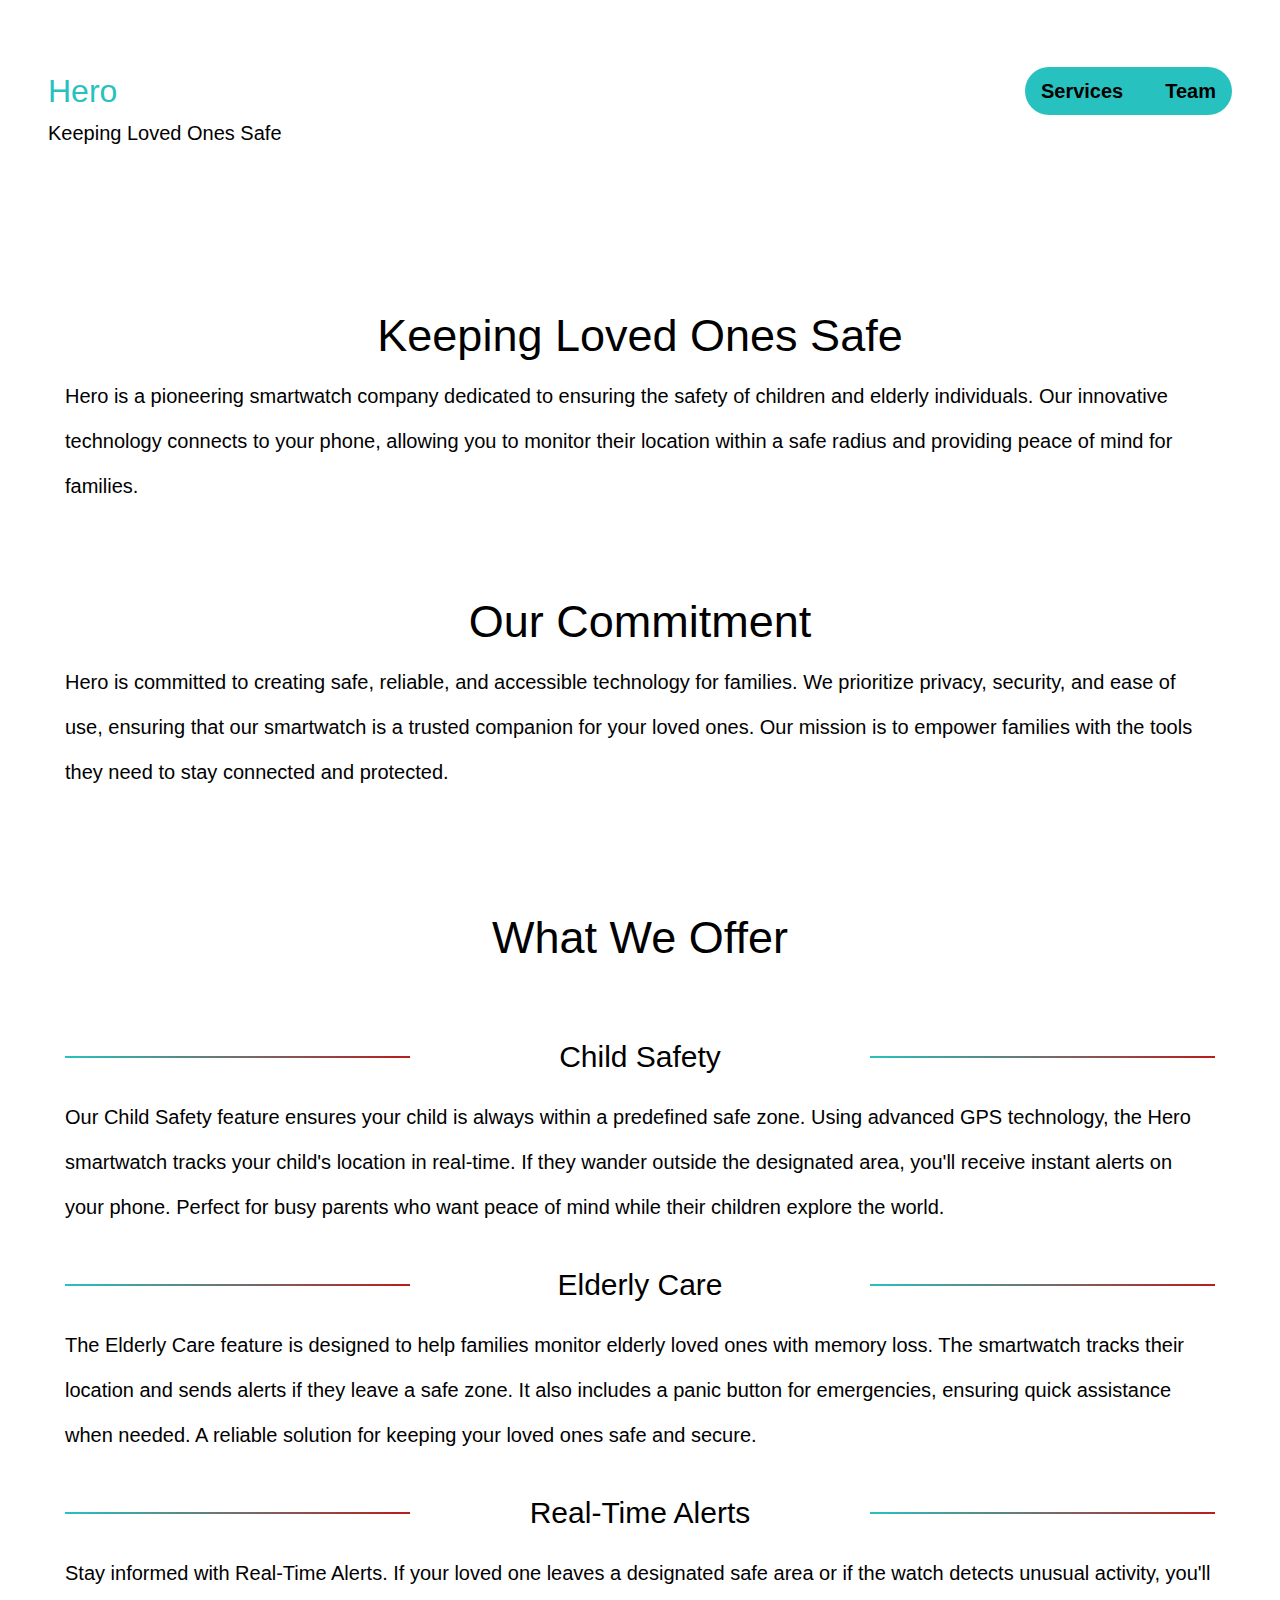
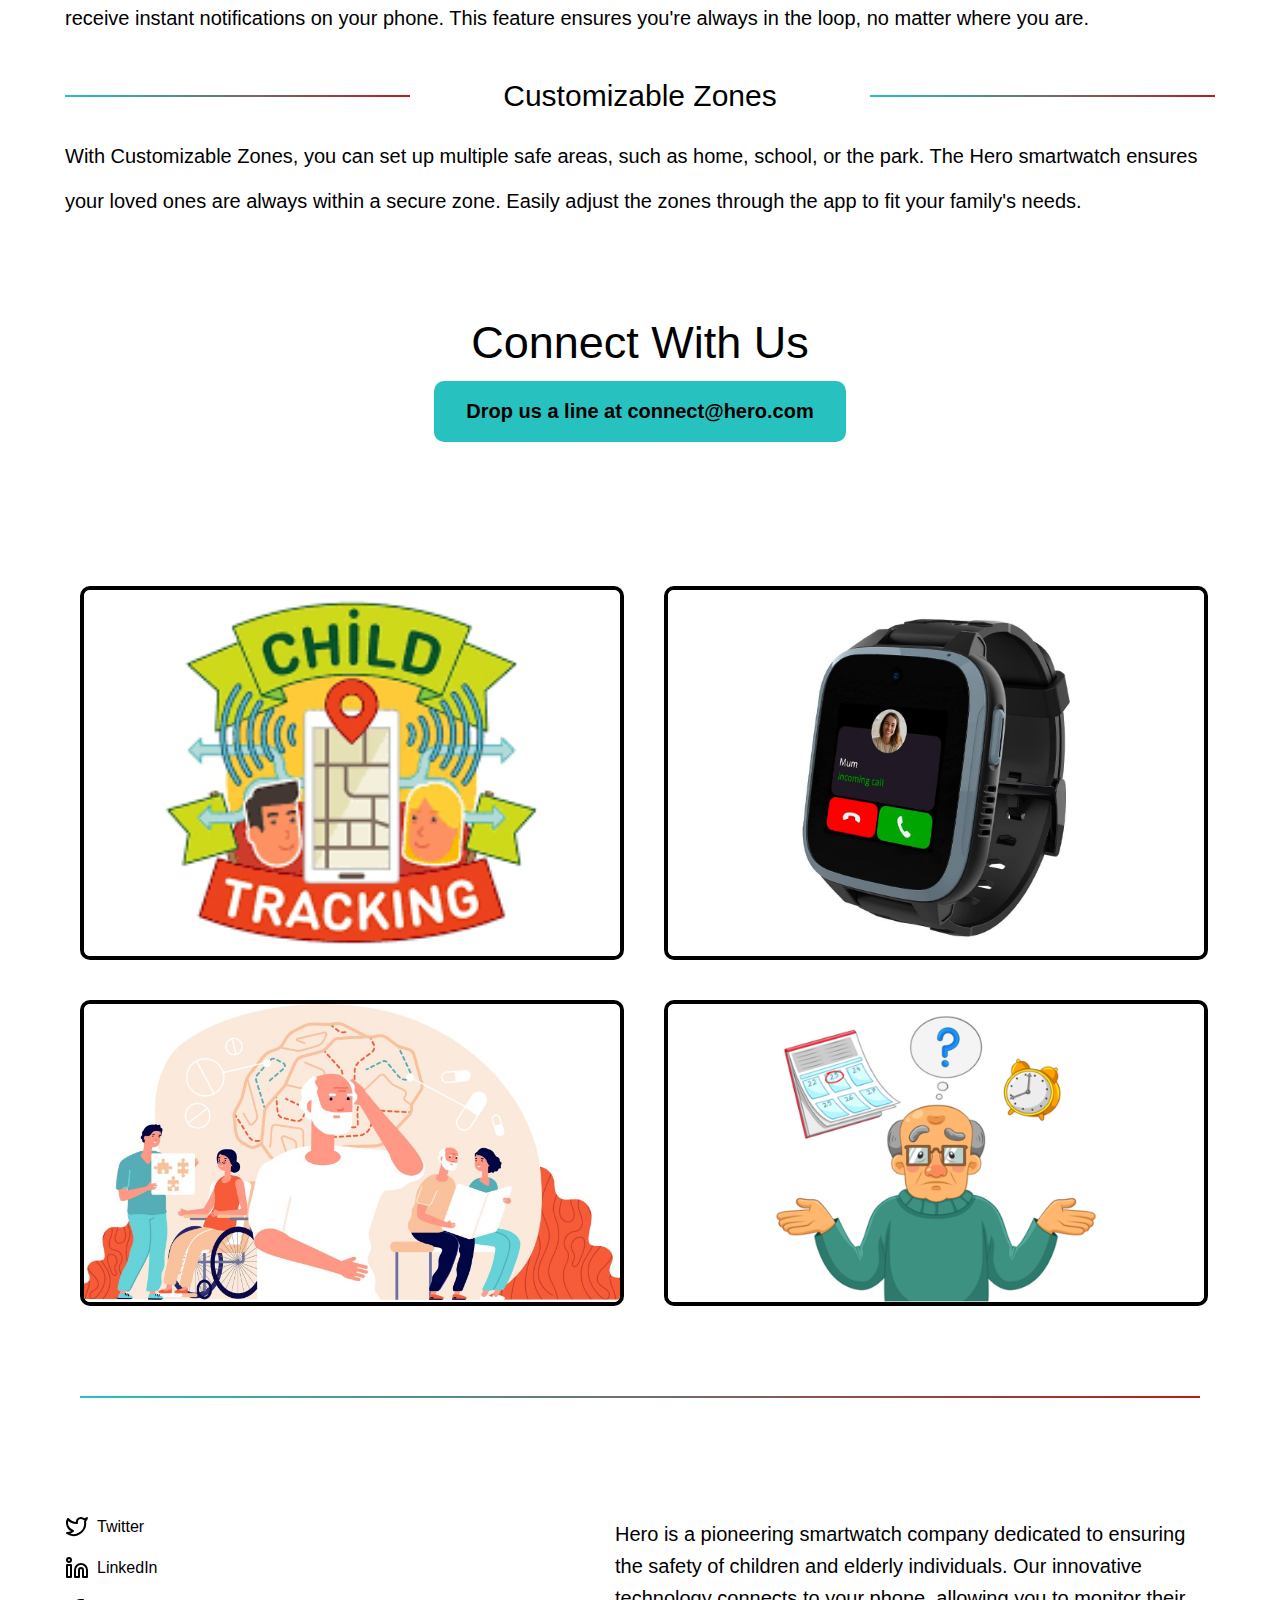
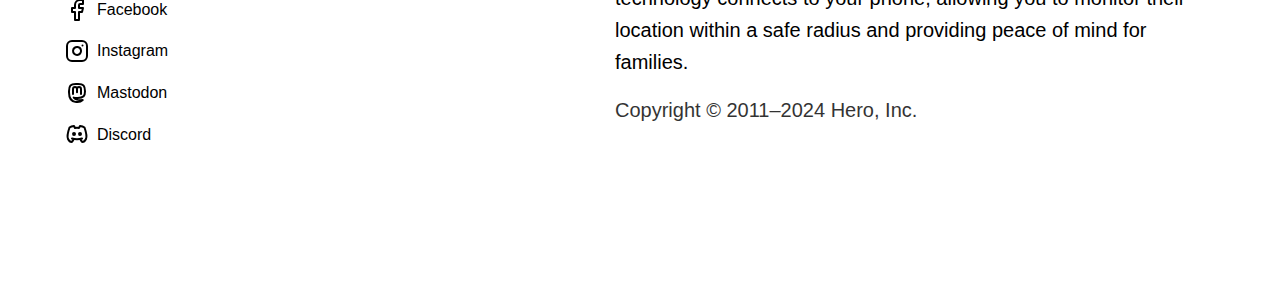
<file: 01-content-presentation/index.html>
<!doctype html>
<html lang="en">
  <head>
    <title>Hero - Keeping Loved Ones Safe</title>
    <meta charset="UTF-8" />
    <meta name="viewport" content="width=device-width, initial-scale=1.0" />
    <link rel="stylesheet" href="styles/global.css" />
  </head>
  <body>
    <header>
      <div class="title-container">
        <h1><a href="index.html" class="active">Hero</a></h1>
        <p class="subtitle">Keeping Loved Ones Safe</p>
      </div>
        <ul>
          <div class="custom-bin">
            <li><a href="services.html">Services</a></li>
            <li><a href="team.html">Team</a></li>
          </div>
        </ul>
      </nav>
    </header> 
    <main>
      <section class="hero-section">
        <h2>Keeping Loved Ones Safe</h2>
        <p>Hero is a pioneering smartwatch company dedicated to ensuring the safety of children and elderly individuals. Our innovative technology connects to your phone, allowing you to monitor their location within a safe radius and providing peace of mind for families.</p>
      </section>
      <section class="commitment">
        <h2>Our Commitment</h2>
        <p>Hero is committed to creating safe, reliable, and accessible technology for families. We prioritize privacy, security, and ease of use, ensuring that our smartwatch is a trusted companion for your loved ones. Our mission is to empower families with the tools they need to stay connected and protected.</p>
      </section>
      <section class="services-overview">
        <h2>What We Offer</h2>
        <div class="services-grid">
          <div class="service">
            <h3><span class="gradient-heading">Child Safety</span></h3>
            <p>
              Our Child Safety feature ensures your child is always within a predefined safe zone. 
              Using advanced GPS technology, the Hero smartwatch tracks your child's location in real-time. 
              If they wander outside the designated area, you'll receive instant alerts on your phone. 
              Perfect for busy parents who want peace of mind while their children explore the world.
            </p>
          </div>
          <div class="service">
            <h3><span class="gradient-heading">Elderly Care</span></h3>
            <p>
              The Elderly Care feature is designed to help families monitor elderly loved ones with memory loss. 
              The smartwatch tracks their location and sends alerts if they leave a safe zone. 
              It also includes a panic button for emergencies, ensuring quick assistance when needed. 
              A reliable solution for keeping your loved ones safe and secure.
            </p>
          </div>
          <div class="service">
            <h3><span class="gradient-heading"> Real-Time Alerts</span></h3>
            <p>
              Stay informed with Real-Time Alerts. If your loved one leaves a designated safe area or if the watch detects unusual activity, 
              you'll receive instant notifications on your phone. This feature ensures you're always in the loop, 
              no matter where you are.
            </p>
          </div>
          <div class="service">
            <h3><span class="gradient-heading">Customizable Zones</span></h3>
            <p>
              With Customizable Zones, you can set up multiple safe areas, such as home, school, or the park. 
              The Hero smartwatch ensures your loved ones are always within a secure zone. 
              Easily adjust the zones through the app to fit your family's needs.
            </p>
          </div>
        </div>
      </section>
      <section class="connect">
            <h2>Connect With Us</h2>
            <div class="email-box">
              Drop us a line at <a href="mailto:connect@hero.com">connect@hero.com</a>
            </div>
              <!-- Add a container for pictures -->
            <div class="image-gallery">
                <img src="media/gallery/1.png" alt="Image 1 Description" />
                <img src="media/gallery/2.jpg" alt="Image 2 Description" />
                <img src="media/gallery/3.jpg" alt="Image 3 Description" />
                <img src="media/gallery/4.png" alt="Image 4 Description" />

  </div>
      </section>
    </main>
    <footer>
        <div class="footer-content">
          <ul class="social-links">
            <li>
              <a href="https://twitter.com" aria-label="Twitter">
                <img src="media/icons/twitter.svg" alt="Twitter" />
                Twitter
              </a>
            </li>
            <li>
              <a href="https://linkedin.com" aria-label="LinkedIn">
                <img src="media/icons/linkedin.svg" alt="LinkedIn" />
                LinkedIn
              </a>
            </li>
            <li>
              <a href="https://facebook.com" aria-label="Facebook">
                <img src="media/icons/facebook.svg" alt="Facebook" />
                Facebook
              </a>
            </li>
            <li>
              <a href="https://instagram.com" aria-label="Instagram">
                <img src="media/icons/instagram.svg" alt="Instagram" />
                Instagram
              </a>
            </li>
            <li>
              <a href="https://mastodon.com" aria-label="Mastodon">
                <img src="media/icons/mastodon.svg" alt="Mastodon" />
                Mastodon
              </a>
            </li>
            <li>
              <a href="https://discord.com" aria-label="Discord">
                <img src="media/icons/discord.svg" alt="Discord" />
                Discord
              </a>
            </li>
          </ul>
          <div class="footer-text">
            <p>
              Hero is a pioneering smartwatch company dedicated to ensuring the safety of children and elderly individuals. 
              Our innovative technology connects to your phone, allowing you to monitor their location within a safe radius 
              and providing peace of mind for families.
            </p>
            <p class="copyright">
              Copyright © 2011–2024 Hero, Inc.
            </p>
          </div>
        </div>
      </footer>
  </body>
</html>
</file>
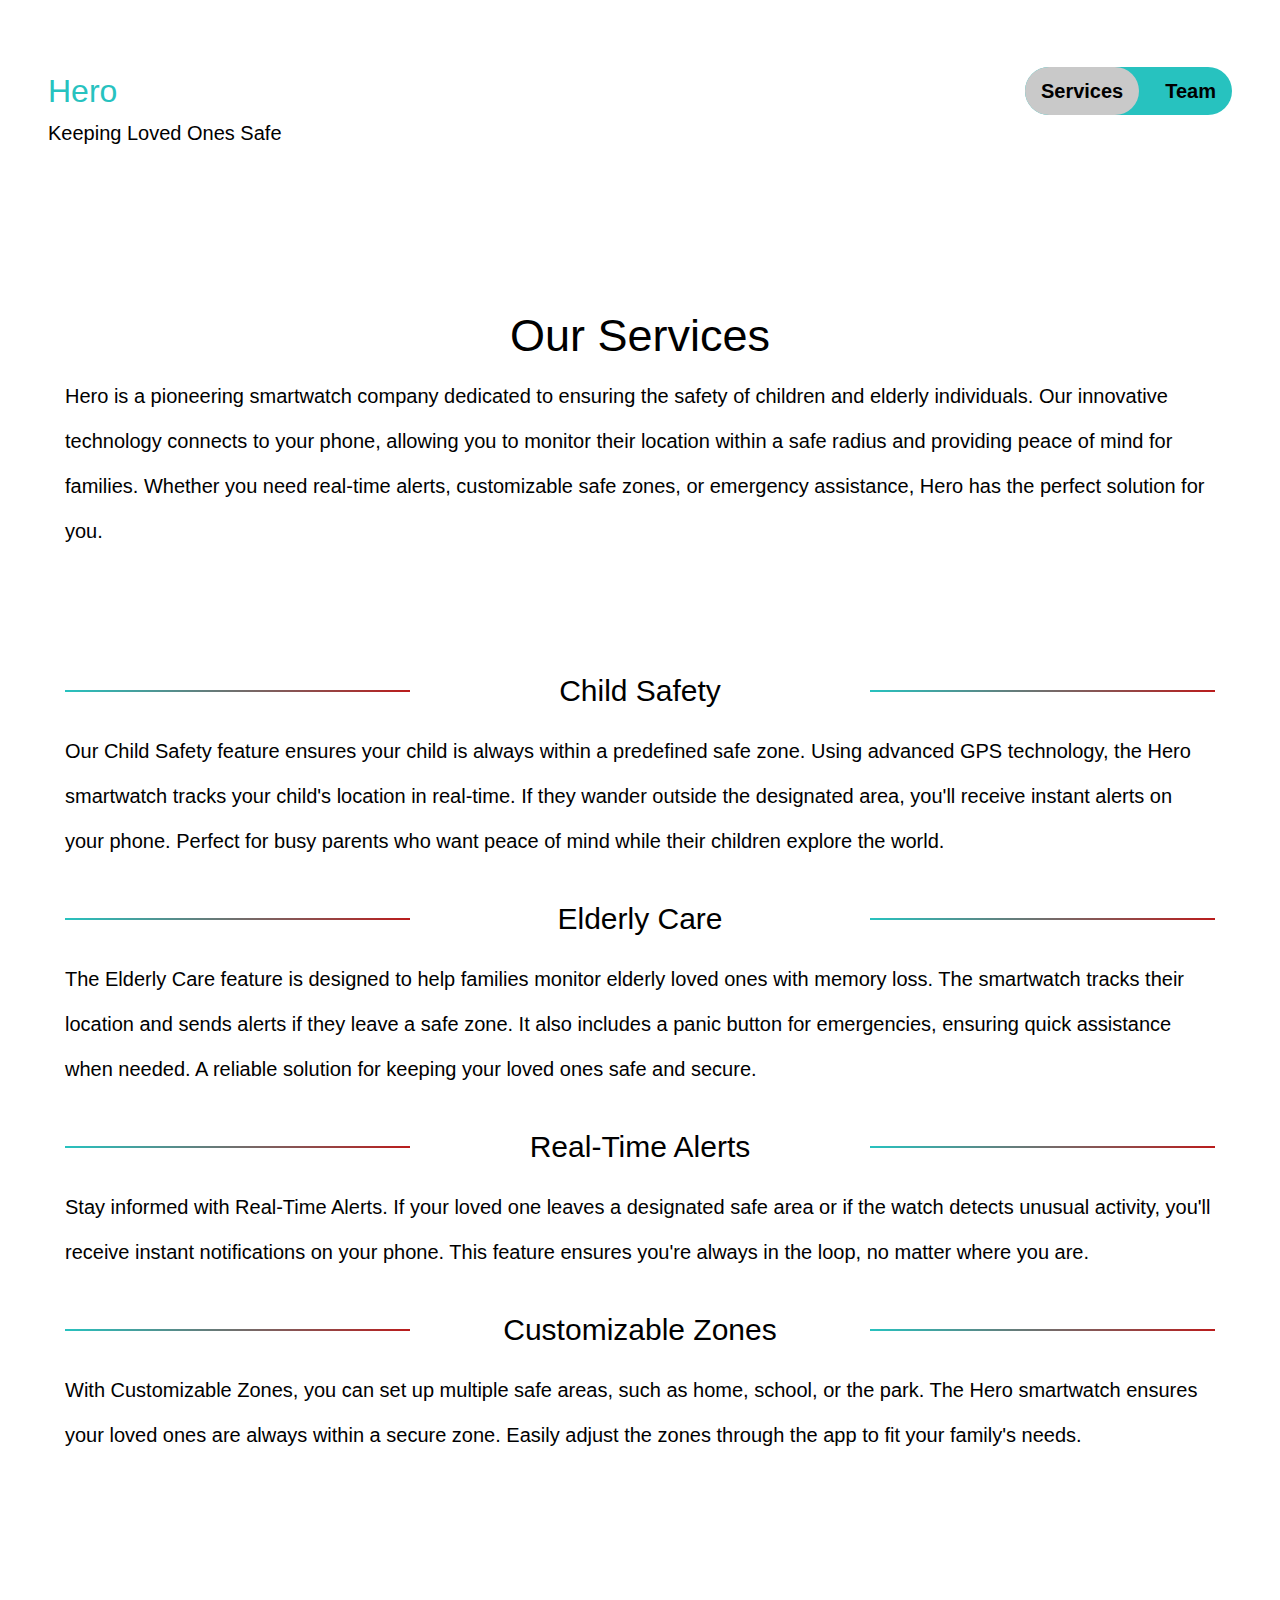
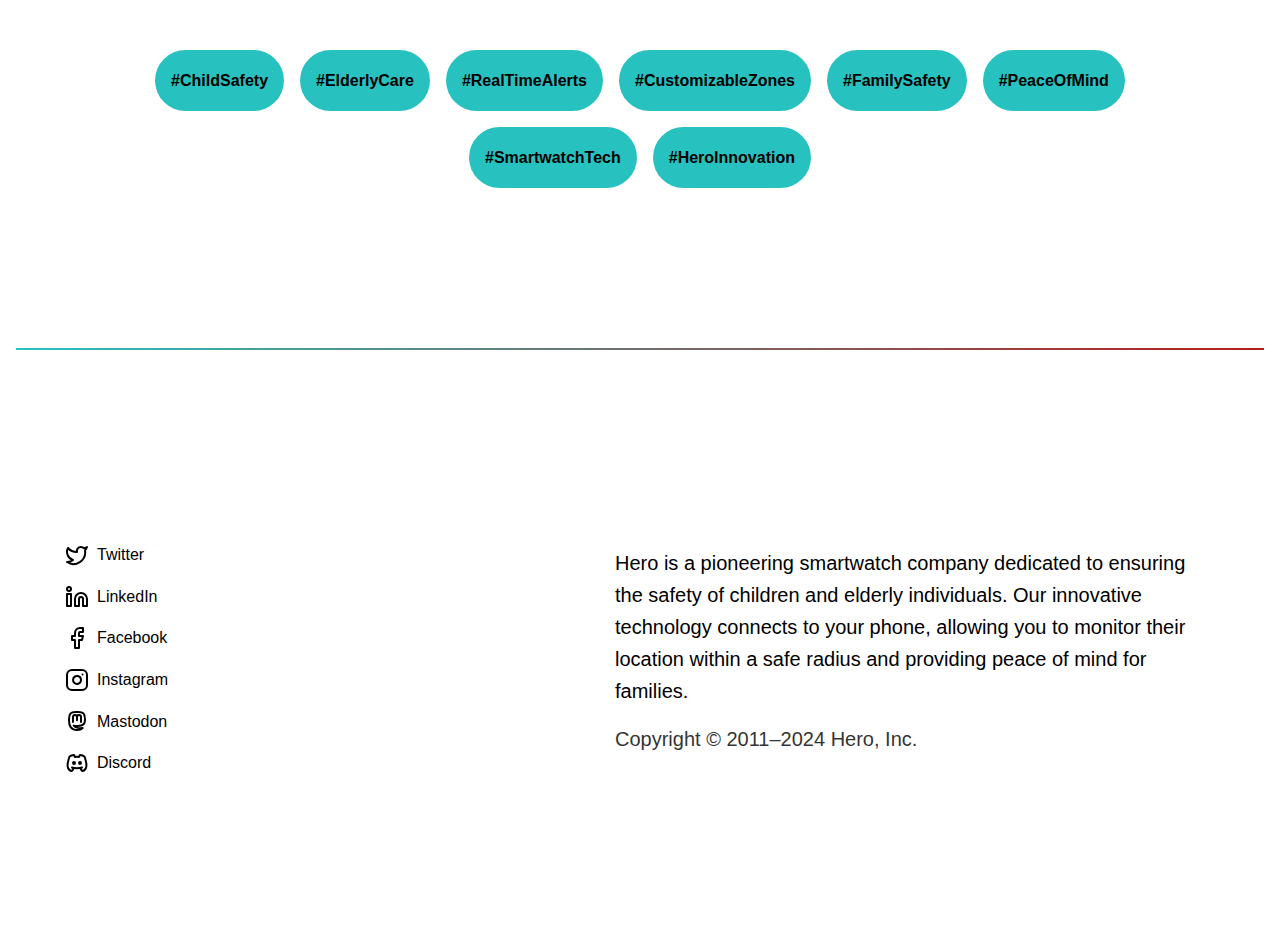
<file: 01-content-presentation/services.html>
<!doctype html>
<html lang="en">
  <head>
    <title>Hero - Our Services</title>
    <meta charset="UTF-8" />
    <meta name="viewport" content="width=device-width, initial-scale=1.0" />
    <link rel="stylesheet" href="styles/global.css" />
  </head>
  <body>
    <header>
      <div class="title-container">
        <h1><a href="index.html" class="active">Hero</a></h1>
        <p class="subtitle">Keeping Loved Ones Safe</p>
      </div>
        <ul>
          <div class="custom-bin">
            <li class="grey"><a href="services.html">Services</a></li>
            <li><a href="team.html">Team</a></li>
          </div>
        </ul>
      </nav>
    </header>
    <main>
      <section class="hero-section">
        <h2>Our Services</h2>
        <p>
          Hero is a pioneering smartwatch company dedicated to ensuring the safety of children and elderly individuals. 
          Our innovative technology connects to your phone, allowing you to monitor their location within a safe radius 
          and providing peace of mind for families. Whether you need real-time alerts, customizable safe zones, or 
          emergency assistance, Hero has the perfect solution for you.
        </p>
      </section>

      <section class="services-overview">
        <div class="services-grid">
          <div class="service">
            <h3><span class="gradient-heading">Child Safety</span></h3>
            <p>
              Our Child Safety feature ensures your child is always within a predefined safe zone. 
              Using advanced GPS technology, the Hero smartwatch tracks your child's location in real-time. 
              If they wander outside the designated area, you'll receive instant alerts on your phone. 
              Perfect for busy parents who want peace of mind while their children explore the world.
            </p>
          </div>
          <div class="service">
            <h3><span class="gradient-heading">Elderly Care</span></h3>
            <p>
              The Elderly Care feature is designed to help families monitor elderly loved ones with memory loss. 
              The smartwatch tracks their location and sends alerts if they leave a safe zone. 
              It also includes a panic button for emergencies, ensuring quick assistance when needed. 
              A reliable solution for keeping your loved ones safe and secure.
            </p>
          </div>
          <div class="service">
            <h3><span class="gradient-heading">Real-Time Alerts</span></h3>
            <p>
              Stay informed with Real-Time Alerts. If your loved one leaves a designated safe area or if the watch detects unusual activity, 
              you'll receive instant notifications on your phone. This feature ensures you're always in the loop, 
              no matter where you are.
            </p>
          </div>
          <div class="service">
            <h3><span class="gradient-heading">Customizable Zones</span></h3>
            <p>
              With Customizable Zones, you can set up multiple safe areas, such as home, school, or the park. 
              The Hero smartwatch ensures your loved ones are always within a secure zone. 
              Easily adjust the zones through the app to fit your family's needs.
            </p>
          </div>
        </div>
      </section>

      <!-- Hashtags Section -->
      <section class="hashtags-section">
        <div class="hashtags-container">
          <div class="hashtag-box">#ChildSafety</div>
          <div class="hashtag-box">#ElderlyCare</div>
          <div class="hashtag-box">#RealTimeAlerts</div>
          <div class="hashtag-box">#CustomizableZones</div>
          <div class="hashtag-box">#FamilySafety</div>
          <div class="hashtag-box">#PeaceOfMind</div>
          <div class="hashtag-box">#SmartwatchTech</div>
          <div class="hashtag-box">#HeroInnovation</div>
        </div>
      </section>

      <!-- Linear Gradient Divider -->
      <div class="gradient-divider"></div>

    </main>

    <footer>
      <div class="footer-content">
        <ul class="social-links">
          <li>
            <a href="https://twitter.com" aria-label="Twitter">
              <img src="media/icons/twitter.svg" alt="Twitter" />
              Twitter
            </a>
          </li>
          <li>
            <a href="https://linkedin.com" aria-label="LinkedIn">
              <img src="media/icons/linkedin.svg" alt="LinkedIn" />
              LinkedIn
            </a>
          </li>
          <li>
            <a href="https://facebook.com" aria-label="Facebook">
              <img src="media/icons/facebook.svg" alt="Facebook" />
              Facebook
            </a>
          </li>
          <li>
            <a href="https://instagram.com" aria-label="Instagram">
              <img src="media/icons/instagram.svg" alt="Instagram" />
              Instagram
            </a>
          </li>
          <li>
            <a href="https://mastodon.com" aria-label="Mastodon">
              <img src="media/icons/mastodon.svg" alt="Mastodon" />
              Mastodon
            </a>
          </li>
          <li>
            <a href="https://discord.com" aria-label="Discord">
              <img src="media/icons/discord.svg" alt="Discord" />
              Discord
            </a>
          </li>
        </ul>
        <div class="footer-text">
          <p>
            Hero is a pioneering smartwatch company dedicated to ensuring the safety of children and elderly individuals. 
            Our innovative technology connects to your phone, allowing you to monitor their location within a safe radius 
            and providing peace of mind for families.
          </p>
          <p class="copyright">
            Copyright © 2011–2024 Hero, Inc.
          </p>
        </div>
      </div>
    </footer>
  </body>
</html>
</file>
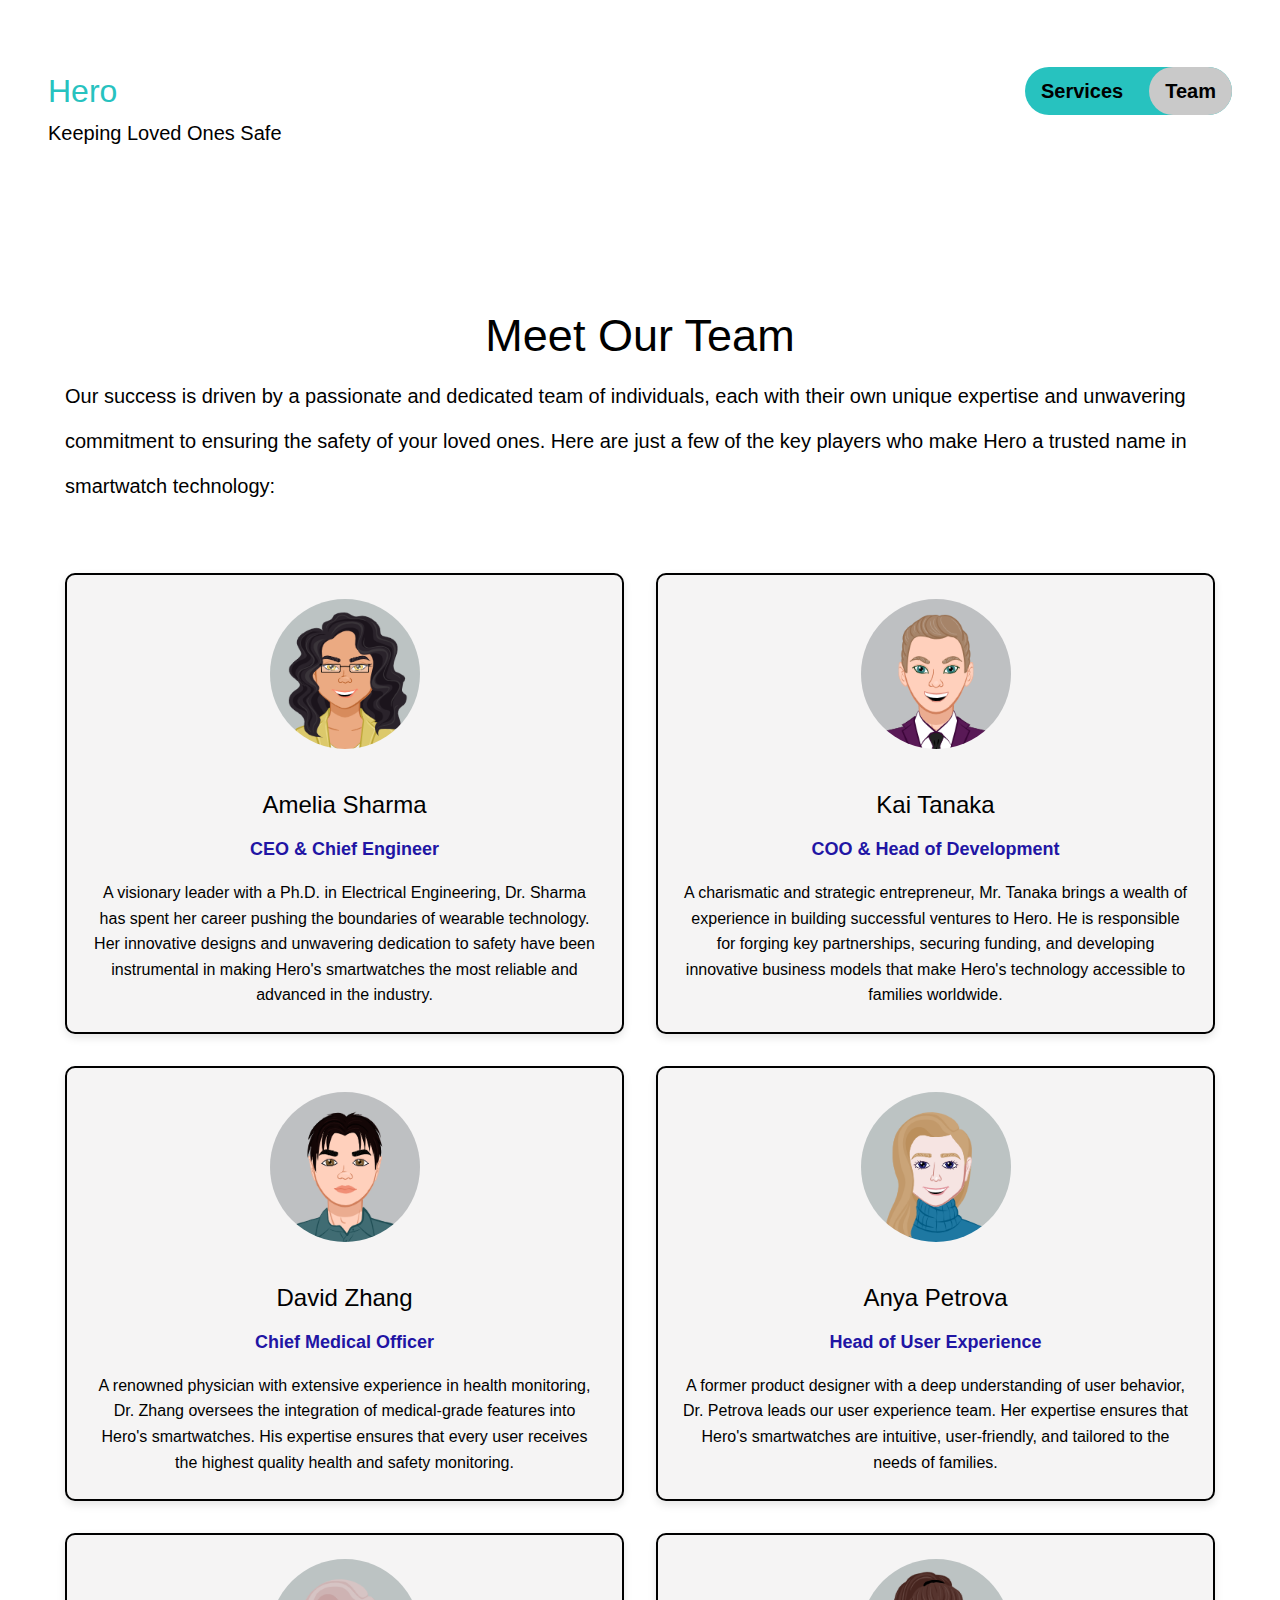
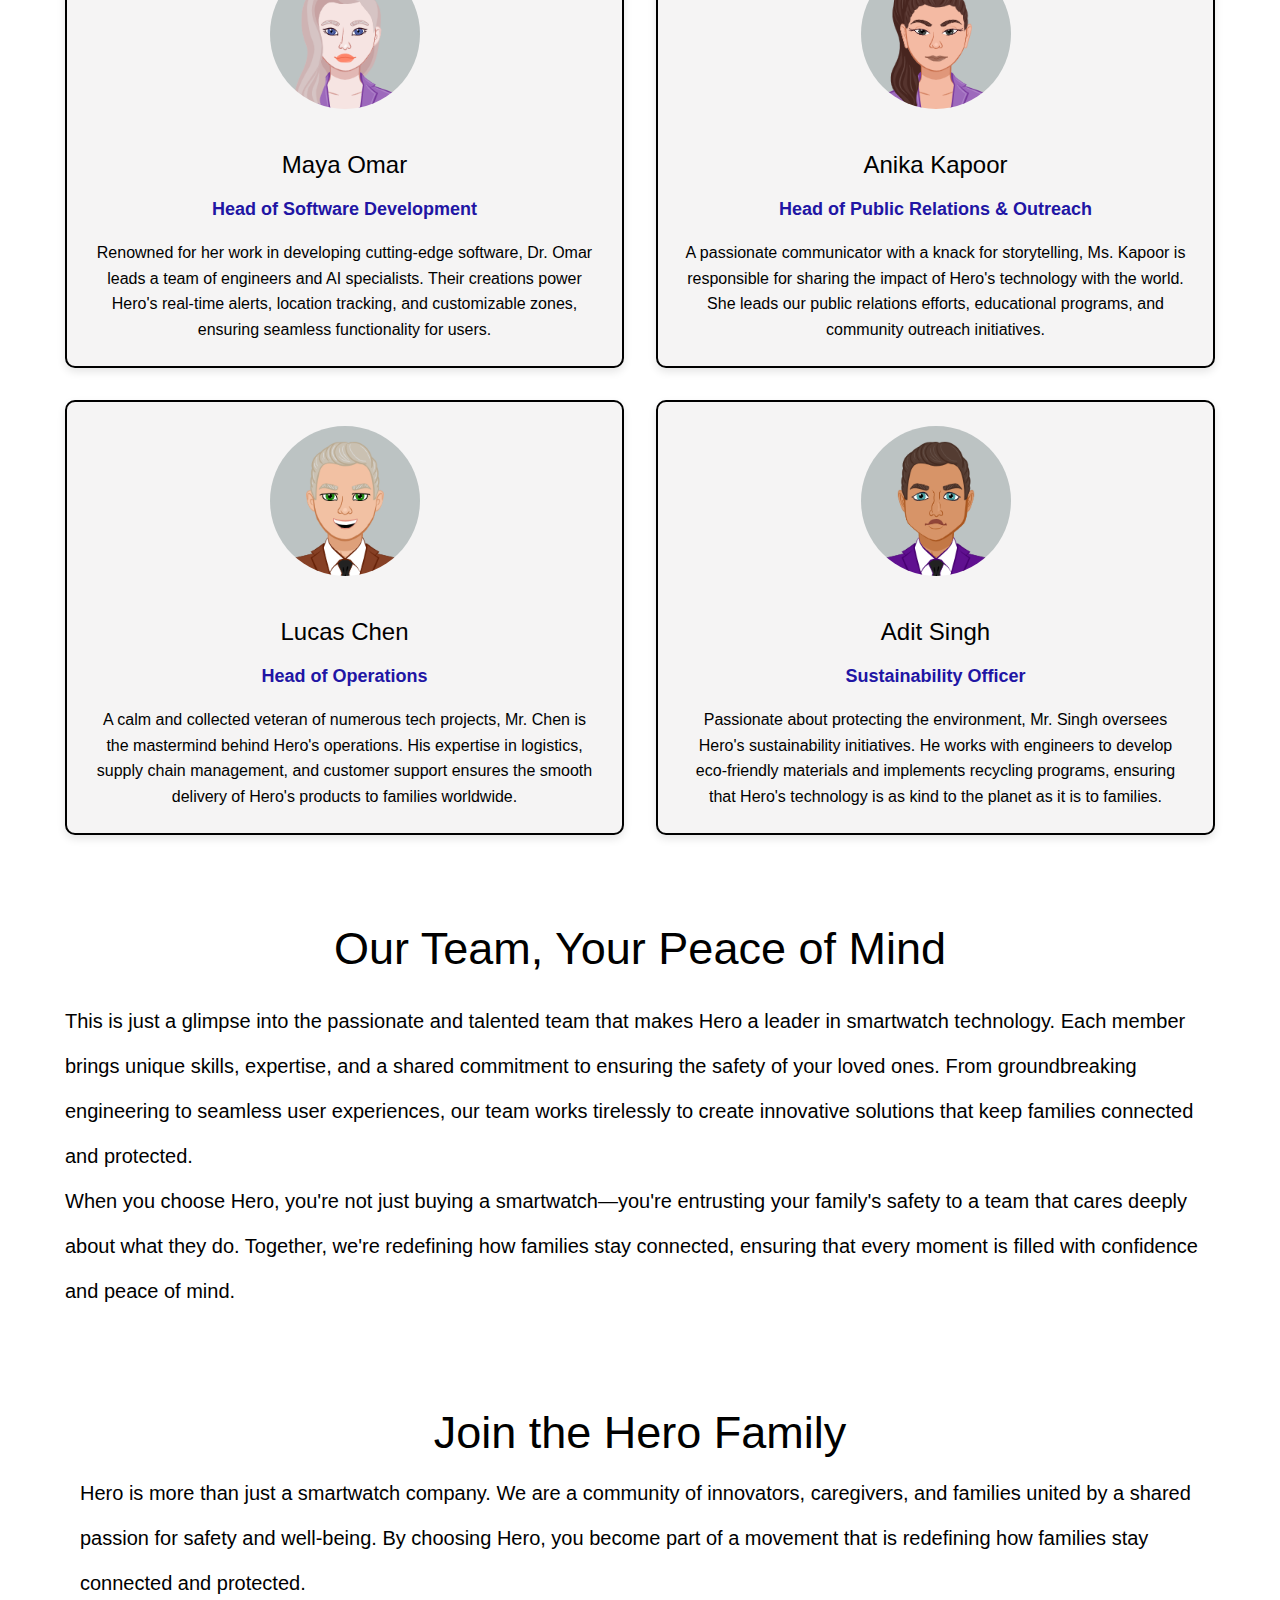
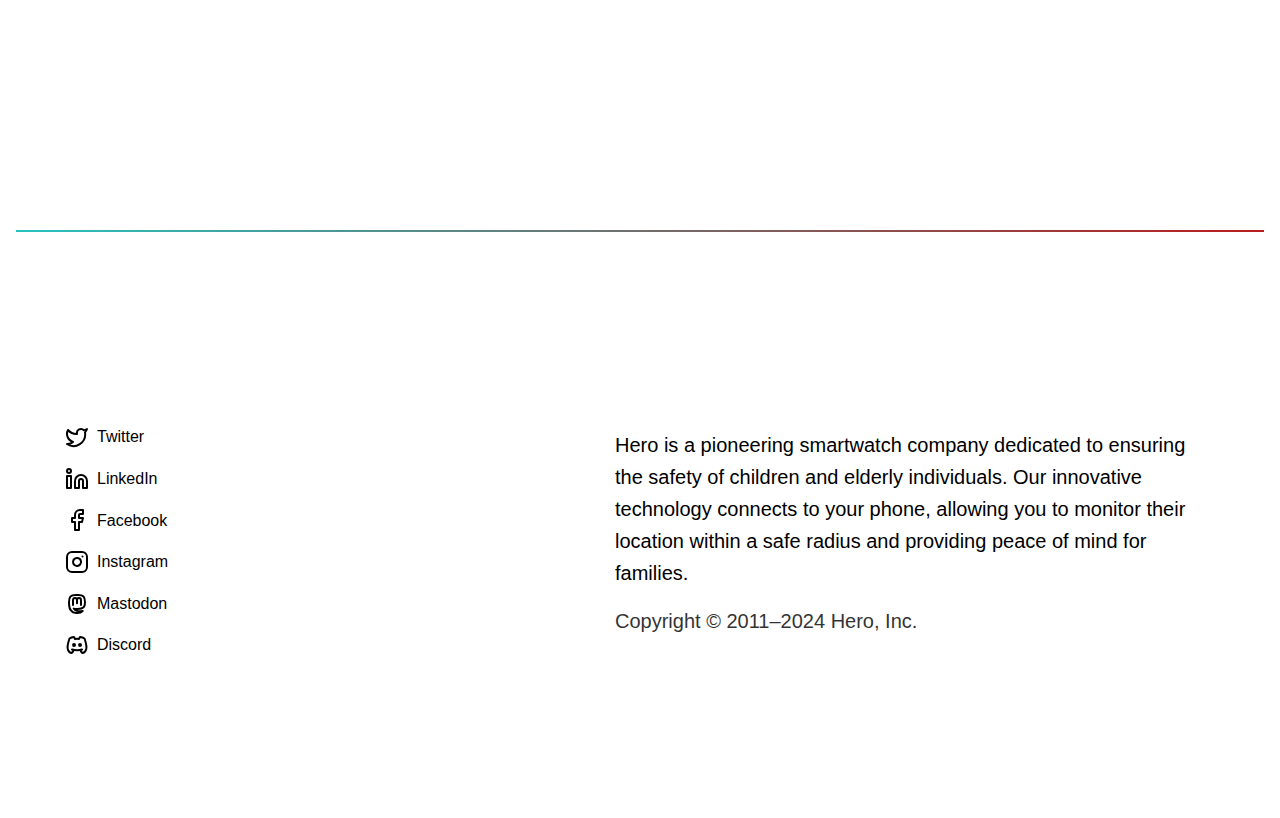
<file: 01-content-presentation/team.html>
<!doctype html>
<html lang="en">
  <head>
    <title>Hero - Meet Our Team</title>
    <meta charset="UTF-8" />
    <meta name="viewport" content="width=device-width, initial-scale=1.0" />
    <link rel="stylesheet" href="styles/global.css" />
  </head>
  <body>
    <header>
      <div class="title-container">
        <h1><a href="index.html" class="active">Hero</a></h1>
        <p class="subtitle">Keeping Loved Ones Safe</p>
      </div>
      <nav>
        <ul>
          <div class="custom-bin">
            <li><a href="services.html">Services</a></li>
            <li class="grey"><a href="team.html">Team</a></li>
          </div>
        </ul>
      </nav>
    </header>
    <main>
      <section class="hero-section">
        <h2>Meet Our Team</h2>
        <p>
          Our success is driven by a passionate and dedicated team of individuals, each with their own
          unique expertise and unwavering commitment to ensuring the safety of your loved ones. 
          Here are just a few of the key players who make Hero a trusted name in smartwatch technology:
        </p>
      </section>

      <section class="team-section">
        <div class="team-grid">
          <!-- Team Member 1 -->
          <div class="team-member">
            <img src="media/avatars/1.png" alt="Amelia Sharma" class="team-photo" />
            <h3>Amelia Sharma</h3>
            <p class="role">CEO & Chief Engineer</p>
            <p>
              A visionary leader with a Ph.D. in Electrical Engineering, Dr. Sharma has spent her career
              pushing the boundaries of wearable technology. Her innovative designs and unwavering
              dedication to safety have been instrumental in making Hero's smartwatches the most reliable
              and advanced in the industry.
            </p>
          </div>

          <!-- Team Member 2 -->
          <div class="team-member">
            <img src="media/avatars/2.png" alt="Kai Tanaka" class="team-photo" />
            <h3>Kai Tanaka</h3>
            <p class="role">COO & Head of Development</p>
            <p>
              A charismatic and strategic entrepreneur, Mr. Tanaka brings a wealth of experience in building
              successful ventures to Hero. He is responsible for forging key partnerships, securing funding, and
              developing innovative business models that make Hero's technology accessible to families worldwide.
            </p>
          </div>

          <!-- Team Member 3 -->
          <div class="team-member">
            <img src="media/avatars/4.png" alt="David Zhang" class="team-photo" />
            <h3>David Zhang</h3>
            <p class="role">Chief Medical Officer</p>
            <p>
              A renowned physician with extensive experience in health monitoring, Dr. Zhang oversees the
              integration of medical-grade features into Hero's smartwatches. His expertise ensures that every
              user receives the highest quality health and safety monitoring.
            </p>
          </div>

          <!-- Team Member 4 -->
          <div class="team-member">
            <img src="media/avatars/3.png" alt="Anya Petrova" class="team-photo" />
            <h3>Anya Petrova</h3>
            <p class="role">Head of User Experience</p>
            <p>
              A former product designer with a deep understanding of user behavior, Dr. Petrova leads our
              user experience team. Her expertise ensures that Hero's smartwatches are intuitive, user-friendly,
              and tailored to the needs of families.
            </p>
          </div>

          <!-- Team Member 5 -->
          <div class="team-member">
            <img src="media/avatars/5.png" alt="Maya Omar" class="team-photo" />
            <h3>Maya Omar</h3>
            <p class="role">Head of Software Development</p>
            <p>
              Renowned for her work in developing cutting-edge software, Dr. Omar leads a team of engineers
              and AI specialists. Their creations power Hero's real-time alerts, location tracking, and customizable
              zones, ensuring seamless functionality for users.
            </p>
          </div>

          <!-- Team Member 6 -->
          <div class="team-member">
            <img src="media/avatars/6.png" alt="Anika Kapoor" class="team-photo" />
            <h3>Anika Kapoor</h3>
            <p class="role">Head of Public Relations & Outreach</p>
            <p>
              A passionate communicator with a knack for storytelling, Ms. Kapoor is responsible for sharing the
              impact of Hero's technology with the world. She leads our public relations efforts, educational
              programs, and community outreach initiatives.
            </p>
          </div>

          <!-- Team Member 7 -->
          <div class="team-member">
            <img src="media/avatars/7.png" alt="Lucas Chen" class="team-photo" />
            <h3>Lucas Chen</h3>
            <p class="role">Head of Operations</p>
            <p>
              A calm and collected veteran of numerous tech projects, Mr. Chen is the mastermind behind Hero's
              operations. His expertise in logistics, supply chain management, and customer support ensures the
              smooth delivery of Hero's products to families worldwide.
            </p>
          </div>

          <!-- Team Member 8 -->
          <div class="team-member">
            <img src="media/avatars/8.png" alt="Adit Singh" class="team-photo" />
            <h3>Adit Singh</h3>
            <p class="role">Sustainability Officer</p>
            <p>
              Passionate about protecting the environment, Mr. Singh oversees Hero's sustainability initiatives.
              He works with engineers to develop eco-friendly materials and implements recycling programs,
              ensuring that Hero's technology is as kind to the planet as it is to families.
            </p>
          </div>
        </div>
      </section>

      <!-- Team Summary Section -->
      <section class="team-summary">
        <h2>Our Team, Your Peace of Mind</h2>
        <p>
          This is just a glimpse into the passionate and talented team that makes Hero a leader in smartwatch technology. 
          Each member brings unique skills, expertise, and a shared commitment to ensuring the safety of your loved ones. 
          From groundbreaking engineering to seamless user experiences, our team works tirelessly to create innovative 
          solutions that keep families connected and protected.
        </p>
        <p>
          When you choose Hero, you're not just buying a smartwatch—you're entrusting your family's safety to a team 
          that cares deeply about what they do. Together, we're redefining how families stay connected, ensuring that 
          every moment is filled with confidence and peace of mind.
        </p>
      </section>

      <!-- Join the Hero Family Section -->
      <section class="connect">
        <h2>Join the Hero Family</h2>
        <p>
          Hero is more than just a smartwatch company. We are a community of innovators, caregivers, and
          families united by a shared passion for safety and well-being. By choosing Hero, you become part of
          a movement that is redefining how families stay connected and protected.
        </p>
      </section>

      <!-- Linear Gradient Divider -->
      <div class="gradient-divider"></div>
    </main>

    <footer>
      <div class="footer-content">
        <ul class="social-links">
          <li>
            <a href="https://twitter.com" aria-label="Twitter">
              <img src="media/icons/twitter.svg" alt="Twitter" />
              Twitter
            </a>
          </li>
          <li>
            <a href="https://linkedin.com" aria-label="LinkedIn">
              <img src="media/icons/linkedin.svg" alt="LinkedIn" />
              LinkedIn
            </a>
          </li>
          <li>
            <a href="https://facebook.com" aria-label="Facebook">
              <img src="media/icons/facebook.svg" alt="Facebook" />
              Facebook
            </a>
          </li>
          <li>
            <a href="https://instagram.com" aria-label="Instagram">
              <img src="media/icons/instagram.svg" alt="Instagram" />
              Instagram
            </a>
          </li>
          <li>
            <a href="https://mastodon.com" aria-label="Mastodon">
              <img src="media/icons/mastodon.svg" alt="Mastodon" />
              Mastodon
            </a>
          </li>
          <li>
            <a href="https://discord.com" aria-label="Discord">
              <img src="media/icons/discord.svg" alt="Discord" />
              Discord
            </a>
          </li>
        </ul>
        <div class="footer-text">
          <p>
            Hero is a pioneering smartwatch company dedicated to ensuring the safety of children and elderly individuals. 
            Our innovative technology connects to your phone, allowing you to monitor their location within a safe radius 
            and providing peace of mind for families.
          </p>
          <p class="copyright">
            Copyright © 2011–2024 Hero, Inc.
          </p>
        </div>
      </div>
    </footer>
  </body>
</html>
</file>
<file: 01-content-presentation/styles/global.css>
@import url("reset.css");

:root {
  --text: #000000;
  --background: #27c2bf;
  --link: #27c2bf;
  --link-hover: #2115a4;
  --link-active: #0a00cc;
  --accent: #ba1c1c;
  --font-body: 'Roboto', sans-serif;
  --font-heading: 'Montserrat', sans-serif;
}

body {
  font-family: var(--font-body);
  color: var(--text);
  line-height: 1.6;
  margin: 0;
  padding: 0;
  max-width: 1250px;
  margin: 0 auto;
  padding: 0 1rem;
  transition: all ease 250ms;
  background-color: var(--background);
}

* {
  line-height: 45px;
}

h1, h2, h3 {
  font-family: var(--font-heading);
  color: var(--text);
}

h1 {
  font-size: xx-large;
}

h2 {
  font-size: 45px;
}

h3 {
  font-size: 30px;
  margin: 0;
  padding: 0;
}

p {
  font-size: 20px;
}

a {
  color: var(--link);
  text-decoration: none;
}

a:hover {
  color: var(--link-hover);
}

a:active {
  color: var(--link-active);
}

header {
  background-color: var(--backfill);
  text-align: left;
  display: flex;
  justify-content: space-between;
  align-items: center;
  padding: 1rem 2rem;
}

.title-container {
  display: flex;
  flex-direction: column;
  align-items: left;
  margin-bottom: 1rem;
}

header h1 {
  padding-top: 50px;
  margin: 0;
  font-size: xx-large;
}

.subtitle {
  font-family: var(--font-body);
  color: var(--text);
  text-align: left;
}

nav ul {
  list-style: none;
  display: flex;
  justify-content: left;
  gap: 1rem;
}

nav a {
  font-weight: bold;
}

nav a.active {
  color: var(--accent);
}

.hero-section {
  text-align: center;
  padding: 2rem;
  background-color: var(--backfill);
}

.hero-section h2 {
  padding-top: 100px;
  margin-bottom: 1rem;
}

.hero-section p {
  text-align: left;
  max-width: 1150px;
  margin: 0 auto;
}

.commitment {
  background-color: var(--backfill);
  padding: 0.5rem;
  text-align: center;
}

.commitment h2 {
  padding-top: 50px;
  margin-bottom: 1rem;
}

.commitment p {
  max-width: 1150px;
  margin: 0 auto;
  text-align: left;
}

.services-overview {
  padding: 2rem;
  background-color: var(--backfill);
}

.services-overview h2 {
  text-align: center;
  margin-bottom: 1.5rem;
  margin-top: 5rem;
}

.services-grid {
  display: flex;
  flex-direction: column;
  padding-top: 50px;
  gap: 2rem;
  max-width: 1150px;
  margin: 0 auto;
}

.service {
  text-align: center;
}

.service h3 {
  position: relative;
  font-size: 30px;
  margin-bottom: 1rem;
  text-align: center;
}

.service h3::before,
.service h3::after {
  content: "";
  position: absolute;
  top: 50%;
  width: 30%;
  height: 2px;
  background: linear-gradient(90deg, var(--link), var(--accent));
}

.service h3::before {
  left: 0;
  transform: translateY(-50%);
}

.service h3::after {
  right: 0;
  transform: translateY(-50%);
}

.service p {
  color: var(--text);
  margin: 0;
  text-align: left;
}

.connect {
  background-color: var(--backfill);
  padding: 4rem;
  text-align: center;
}

.connect h2 {
  margin-bottom: 1rem;
}

.connect p {
  text-align: left;
}

footer {
  padding: 2rem 1rem 10rem;
  background-color: var(--backfill);
}

.footer-content {
  display: flex;
  justify-content: space-between;
  align-items: center;
  max-width: 1150px;
  margin: 0 auto;
  gap: 2rem;
}

.social-links {
  display: flex;
  flex-direction: column;
  gap: 1rem;
  list-style: none;
  padding: 0;
  margin: 0;
}

.social-links img {
  width: 24px;
  height: 24px;
  margin-right: 0.5rem;
  transition: transform 0.3s ease;
}

.social-links img:hover {
  transform: scale(1.2);
}

.social-links a {
  display: flex;
  align-items: center;
  color: var(--text);
  text-decoration: none;
  font-size: 16px;
}

.footer-text {
  max-width: 600px;
  text-align: left;
}

.footer-text p {
  font-size: 20px;
  line-height: 1.6;
  color: var(--text);
  margin: 0 0 1rem 0;
}

.copyright {
  font-size: 16px;
  color: var(--text);
  opacity: 0.8;
}

.custom-bin {
  display: flex;
  background-color: var(--link);
  border-radius: 50px;
  cursor: pointer;
  gap: 10px;
}

.custom-bin li {
  display: flex;
  align-items: center;
  justify-content: center;
}

.grey {
  background-color: rgb(201, 201, 201);
  border-radius: 50px;
}

.custom-bin a {
  font-size: 20px;
  color: var(--text);
  font-weight: bold;
  padding: 0.5rem 1rem;
  display: block;
  text-align: center;
}

.email-box {
  display: inline-block;
  padding: 0.5rem 2rem;
  background-color: var(--link);
  border-radius: 10px;
  cursor: pointer;
  font-size: 20px;
  color: var(--text);
  font-weight: bold;
}

.email-box a {
  color: var(--text);
  text-decoration: none;
  font-weight: bold;
}

.email-box:hover a {
  color: #ffffff;
}

.image-gallery {
  display: grid;
  grid-template-columns: 1fr;
  gap: 3rem;
  margin-top: 9rem;
  margin-bottom: 120px;
  margin-left: auto;
  margin-right: auto;
  position: relative;
}

.image-gallery img {
  width: 100%;
  height: 100%;
  object-fit: cover;
  border-radius: 10px;
}

.image-gallery::after {
  content: "";
  position: absolute;
  bottom: -100px;
  left: 0;
  width: 100%;
  height: 2px;
  background: linear-gradient(to right, var(--link), var(--accent));
  z-index: 1;
}

.hashtags-section {
  margin-top: 10rem;
  background-color: var(--backfill);
  text-align: center;
}

.hashtags-container {
  display: flex;
  flex-wrap: wrap;
  justify-content: center;
  gap: 1rem;
  max-width: 1150px;
  margin: 0 auto;
  padding: 0 1rem;
}

.hashtag-box {
  background-color: var(--link);
  padding: 0.5rem 1rem;
  border-radius: 50px;
  font-size: 16px;
  font-weight: bold;
  color: var(--text);
}

.gradient-divider {
  height: 2px;
  background: linear-gradient(90deg, var(--link), var(--accent));
  margin: 2rem 0;
  margin-bottom: 10rem;
  margin-top: 10rem;
}

.team-section {
  background-color: var(--backfill);
  padding: 2rem;
}

.team-grid {
  display: grid;
  grid-template-columns: 1fr;
  gap: 2rem;
  max-width: 1150px;
  margin: 0 auto;
}

.team-member {
  background-color: rgb(245, 244, 244);
  padding: 1.5rem;
  border-radius: 10px;
  text-align: center;
  border: 2px solid var(--text);
  box-shadow: 0 4px 8px rgba(0, 0, 0, 0.1);
}

.team-photo {
  width: 150px;
  height: 150px;
  border-radius: 50%;
  object-fit: cover;
  margin-bottom: 1rem;
}

.team-member h3 {
  text-align: center;
  font-size: 24px;
  color: var(--text);
  margin-bottom: 0.5rem;
}

.team-member .role {
  font-weight: bold;
  font-size: 18px;
  color: var(--link-hover);
  margin-bottom: 1rem;
}

.team-member p {
  font-size: 16px;
  color: var(--text);
  line-height: 1.6;
}

.team-summary {
  background-color: var(--backfill);
  padding: 2rem;
  text-align: center;
  max-width: 1150px;
  margin: 0 auto;
}

.team-summary h2 {
  line-height: 100px;
}

.team-summary p {
  text-align: left;
}

@media screen and (prefers-color-scheme: light) {
  :root {
    --text: #000000;
    --background: #ffffff;
    --backfill: #ffffff;
  }

  body {
    background-color: var(--background);
  }

  .service h3::before,
  .service h3::after {
    background: linear-gradient(90deg, var(--link), var(--accent));
  }

  .email-box {
    background-color: var(--link);
  }

  .email-box:hover a {
    color: #ffffff;
  }

  .team-member {
    background-color: rgb(245, 244, 244);
    border: 2px solid var(--text);
  }

  .image-gallery {
    grid-template-columns: repeat(2, 1fr);
  }

  .team-grid {
    grid-template-columns: repeat(2, 1fr);
  }
  .image-gallery img {
    border: 4px solid var(--text); 
  }
}

@media screen and (prefers-color-scheme: dark) {
  :root {
    --text: #ffffff;
    --background: #000000;
    --backfill: #000000;
  }

  .social-links img {
    filter: brightness(0) invert(1);
  }

  .team-member h3,
  .team-member p {
    color: #000000;
  }

  .email-box:hover a {
    color: var(--link-active);
  }
  .image-gallery {
    grid-template-columns: repeat(2, 1fr);
  }

  .team-grid {
    grid-template-columns: repeat(2, 1fr);
  }
}

@media screen and (max-width: 800px) {
  .image-gallery {
    grid-template-columns: 1fr;
  }

  .team-grid {
    grid-template-columns: 1fr;
  }

  .service h3::before,
  .service h3::after {
    width: 15%;
  }
}
</file>
